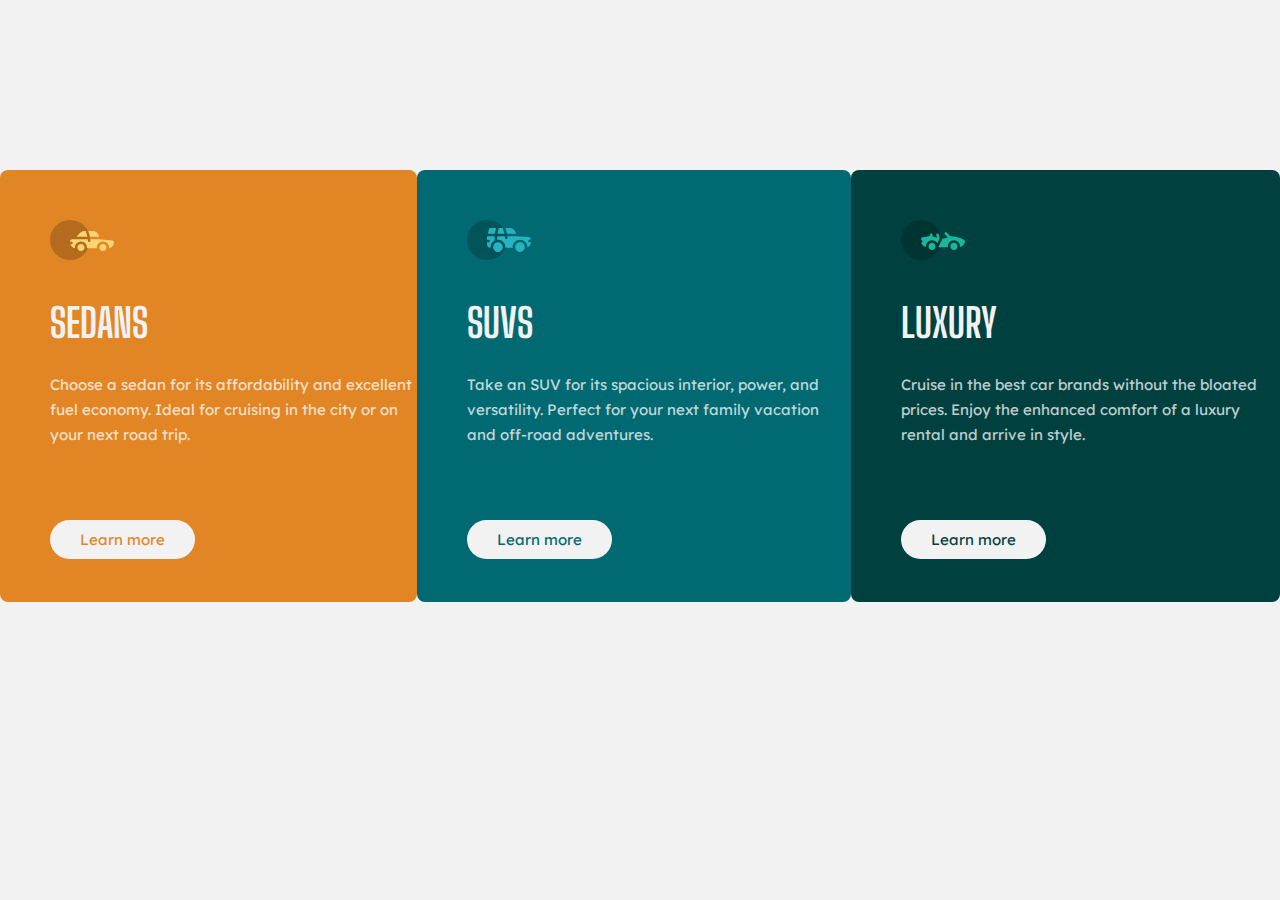
<file: 01-tres-cards/index.html>
<!DOCTYPE html>
<html lang = "pt-br">
    <head>
        <link rel = "preconnect" href = "https://fonts.googleapis.com"  />
        <link rel = "preconnect" href = "https://fonts.gstatic.com" crossorigin />

        <meta charset = "UTF-8" />
        <meta name = "viewport" content = "width = device-width, initial-scale = 1.0" />

        <title>Três cards</title>
        
        <link href = "https://fonts.googleapis.com/css2?family=Big+Shoulders+Display:wght@700&family=Lexend+Deca&display=swap" rel = "stylesheet" />
        <link rel = "stylesheet" href = "style.css" />
    </head>

    <body>
        <div class = "container">
            <div class = "card sedans">
                <img src = "assets/icon-sedans.svg" alt = "Sedans" />

                <h2>Sedans</h2>

                <p>
                    Choose a sedan for its affordability and excellent fuel economy. Ideal for cruising in the city or on your next road trip.
                </p>
                
                <a href="#">Learn more</a>
            </div>

            <div class = "card suvs">
                <img src = "assets/icon-suvs.svg" alt = "SUVs" />

                <h2>SUVs</h2>

                <p>
                    Take an SUV for its spacious interior, power, and versatility. Perfect for your next family vacation and off-road adventures.
                </p>

                <a href="#">Learn more</a>
            </div>

            <div class = "card luxury">
                <img src = "assets/icon-luxury.svg" alt = "Luxury" />
                
                <h2>Luxury</h2>

                <p>
                    Cruise in the best car brands without the bloated prices. Enjoy the enhanced comfort of a luxury rental and arrive in style.
                </p>

                <a href="#">Learn more</a>
            </div>
        </div>
    </body>
</html>
</file>
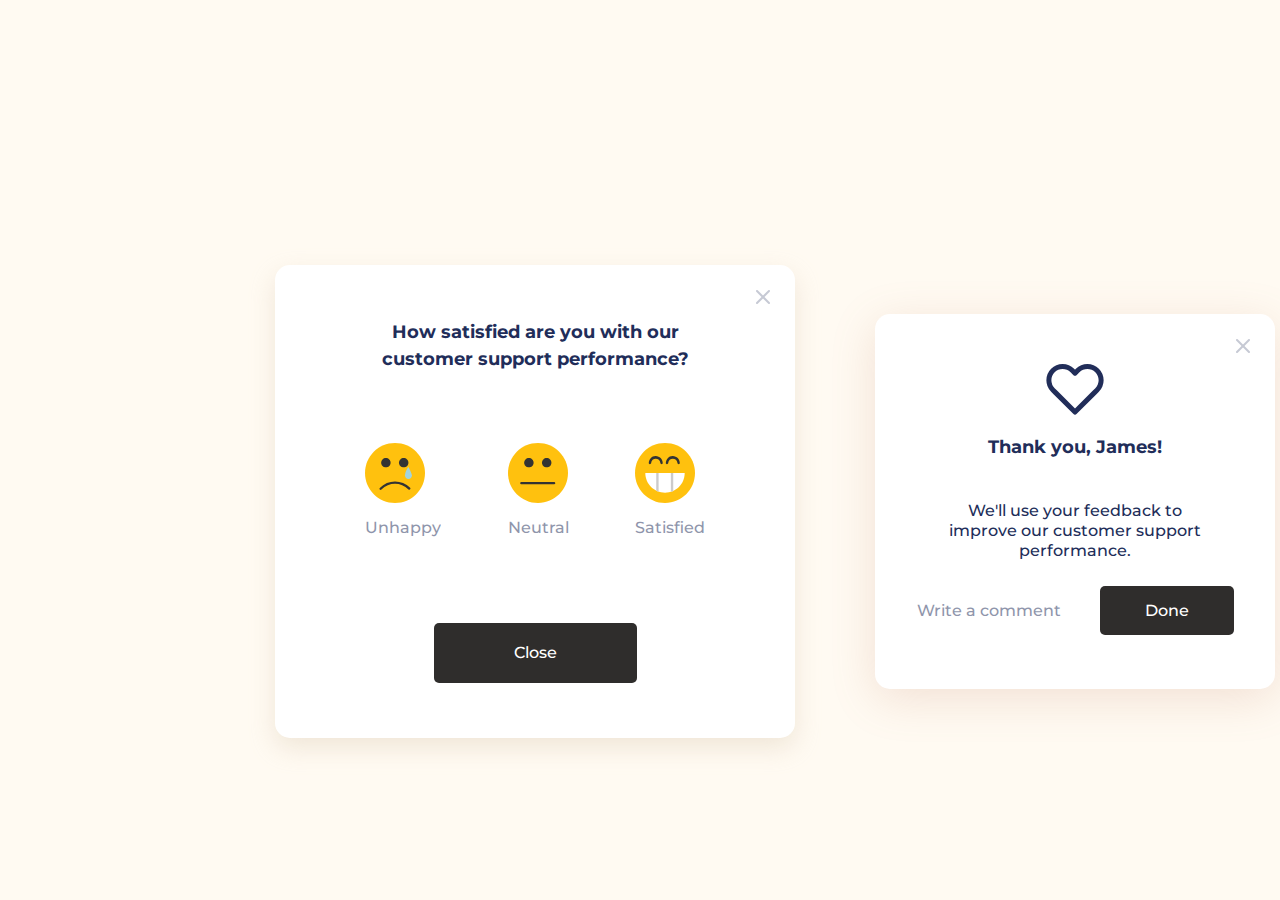
<file: 02-feedback/index.html>
<!DOCTYPE html>
<html lang = "pt-br">
    <head>
        <link rel = "preconnect" href = "https://fonts.googleapis.com" />
        <link rel = "preconnect" href = "https://fonts.gstatic.com" crossorigin />


        <meta charset = "UTF-8" />
        <meta name = "viewport" content = "width = device-width, initial-scale = 1.0" />
        
        <title>Feedback</title>

        <link href = "https://fonts.googleapis.com/css2?family=Montserrat:wght@500;700&display=swap" rel = "stylesheet" />
        <link rel = "stylesheet" href = "style.css" />
    </head>

    <body>
        <div class = "container">
            <div class = "card-01">
                <img class = "img-close" src = "assets/botao-fechar.svg" alt = "Botao de fechar" />

                <p>
                    How satisfied are you with our customer support performance?
                </p>

                <div class = "emojis">
                    <div class="emoji">
                        <img src = "assets/emoji-triste.svg" alt = "emoji triste" />

                        <span>Unhappy</span>
                    </div>

                    <div class="emoji">
                        <img src = "assets/emoji-neutro.svg" alt = "emoji neutro" />

                        <span>Neutral</span>
                    </div>

                    <div class="emoji">
                        <img src = "assets/emoji-feliz.svg" alt = "emoji feliz" />

                        <span>Satisfied</span>
                    </div>
                </div>

                <a href = "#">Close</a>
            </div>

            <div class = "card-02">
                <img class = "img-close" src = "assets/botao-fechar.svg" alt = "Botao de fechar" />

                <img class = "coracao" src = "assets/coracao.svg" alt = "" />

                <h2>Thank you, James!</h2>

                <p>
                    We'll use your feedback to improve our customer support performance.
                </p>

                <div class = "comment">
                    <span>Write a comment</span>

                    <a href = "#">Done</a>
                </div>
            </div>
        </div>
    </body>
</html>
</file>
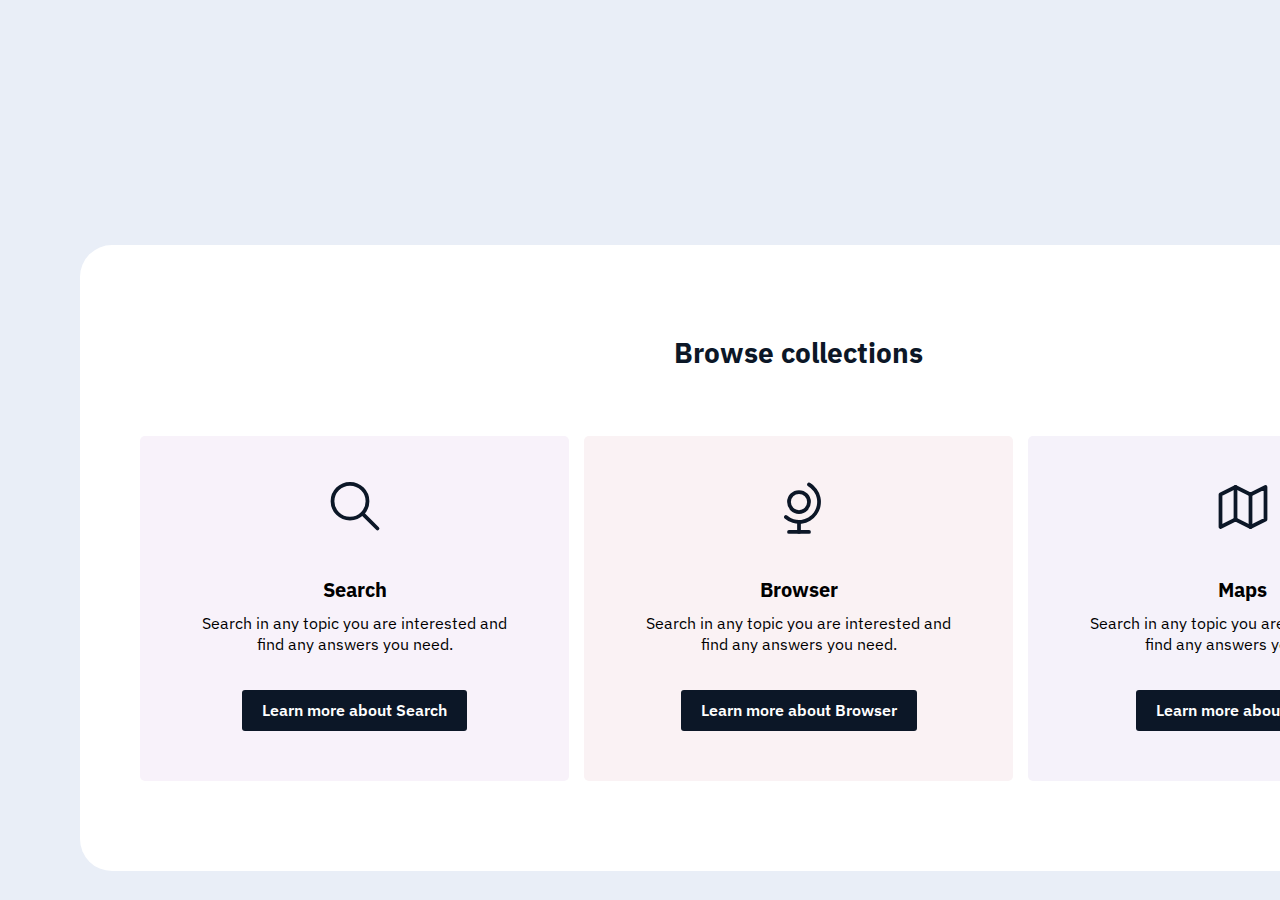
<file: 03-lista-de-colecoes/index.html>
<!DOCTYPE html>
<html lang = "pt-br">
    <head>
        <link rel = "preconnect" href = "https://fonts.googleapis.com" />
        <link rel = "preconnect" href = "https://fonts.gstatic.com" crossorigin />
        
        <meta charset = "UTF-8" />
        <meta name = "viewport" content = "width = device-width, initial-scale = 1.0" />

        <title>Lista de coleções</title>

        <link href = "https://fonts.googleapis.com/css2?family=IBM+Plex+Sans:wght@400;600;700&display=swap" rel = "stylesheet" />
        <link rel = "stylesheet" href = "style.css" />
    </head>

    <body>
        <div class = "container">
            <h1>Browse collections</h1>
            
            <div class = "collections">
                <div class = "card search">
                    <img src = "assets/icone-lupa.svg" alt = "icone da lupa" />

                    <h2>Search</h2>

                    <p>
                        Search in any topic you are interested and find any answers you need.
                    </p>

                    <a href = "#">Learn more about Search</a>
                </div>

                <div class = "card browser">
                    <img src = "assets/icone-globo.svg" alt = "icone do globo" />

                    <h2>Browser</h2>

                    <p>
                        Search in any topic you are interested and find any answers you need.
                    </p>

                    <a href = "#">Learn more about Browser</a>
                </div>

                <div class = "card maps">
                    <img src = "assets/icone-mapa.svg" alt = "icone de mapa" />

                    <h2>Maps</h2>

                    <p>
                        Search in any topic you are interested and find any answers you need.
                    </p>

                    <a href = "#">Learn more about Maps</a>
                </div>
            </div>
        </div>
    </body>
</html>
</file>
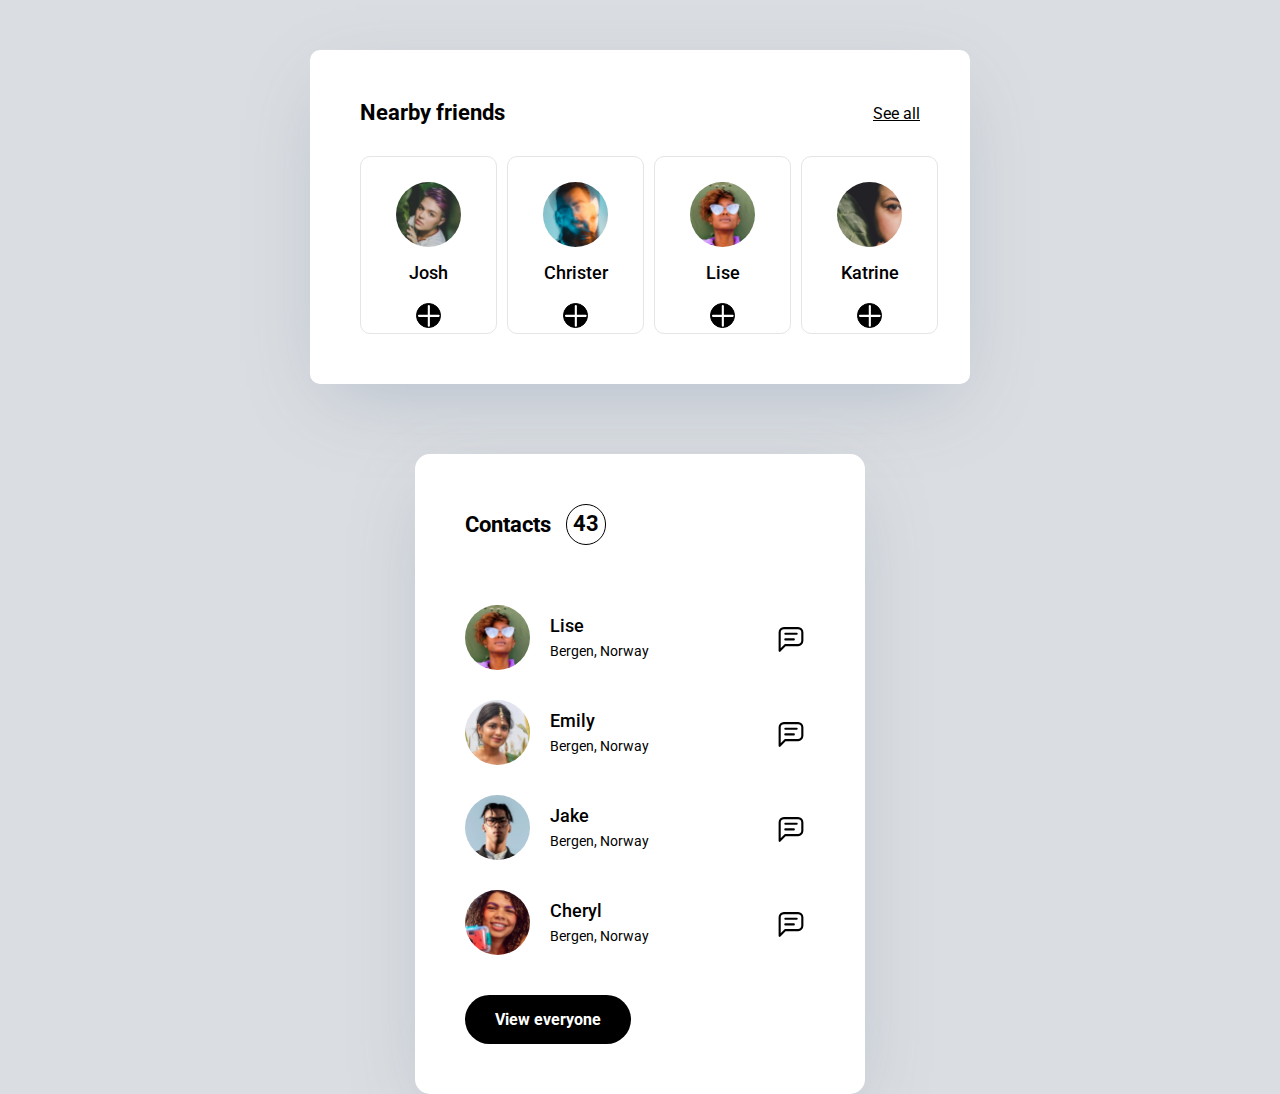
<file: 04-lista-de-pessoas/index.html>
<!DOCTYPE html>
<html lang = "pt-br">
    <head>
        <link rel = "preconnect" href = "https://fonts.googleapis.com" />
        <link rel = "preconnect" href = "https://fonts.gstatic.com" crossorigin />

        <meta charset = "UTF-8" />        
        <meta name = "viewport" content = "width = device-width, initial-scale = 1.0" />

        <title>Lista de pessoas</title>

        <link href = "https://fonts.googleapis.com/css2?family=Roboto:wght@400;500;700&display=swap" rel = "stylesheet" />
        <link rel = "stylesheet" href = "style.css" />
    </head>

    <body>
        <div class = "nearby-friends">
            <div class = "cabecalho-friends">
                <h2>Nearby friends</h2>

                <a href = "#">See all</a>
            </div>

            <div class = "friends">
                <div class = "friend">
                    <img class = "perfil" src = "assets/josh.png" alt = "Image do perfil de Josh" />

                    <h3>Josh</h3>

                    <img class = "add" src = "assets/icone-soma.svg" alt = "adicionar" />
                </div>

                <div class = "friend">
                    <img class = "perfil" src = "assets/christer.png" alt = "Imagem do perfil de Christer" />

                    <h3>Christer</h3>

                    <img class = "add" src = "assets/icone-soma.svg" alt = "adicionar" />
                </div>

                <div class = "friend">
                    <img class = "perfil" src = "assets/lise.png" alt = "Imagem do perfil de Lise" />

                    <h3>Lise</h3>

                    <img class = "add" src = "assets/icone-soma.svg" alt = "adicionar" />
                </div>

                <div class = "friend">
                    <img class = "perfil" src = "assets/katrine.png" alt = "Imagem do perfil de Katrine" />

                    <h3>Katrine</h3>

                    <img class = "add" src = "assets/icone-soma.svg" alt = "adicionar" />
                </div>
            </div>
        </div>

        <div class = "contacts">
            <div class = "cabecalho-contacts">
                <h2>Contacts</h2>

                <span>43</span>
            </div>

            <div class = "contacts-list">
                <div class = "contact">
                    <img class = "perfil" src = "assets/lise.png" alt = "Image do perfil de Lise" />

                    <div class="contact-info">
                        <h4>Lise</h4>

                        <span>Bergen, Norway</span>
                    </div>

                    <img class = "message" src = "assets/icone-chat.svg" alt = "message" />
                </div> 
                
                <div class = "contact">
                    <img class = "perfil" src = "assets/emily.png" alt = "Image do perfil de Emily" />

                    <div class="contact-info">
                        <h4>Emily</h4>

                        <span>Bergen, Norway</span>
                    </div>

                    <img class = "message" src = "assets/icone-chat.svg" alt = "message" />
                </div> 

                <div class = "contact">
                    <img class = "perfil" src = "assets/jake.png" alt = "Image do perfil de Jake" />

                    <div class="contact-info">
                        <h4>Jake</h4>

                        <span>Bergen, Norway</span>
                    </div>

                    <img class = "message" src = "assets/icone-chat.svg" alt = "message" />
                </div> 

                <div class = "contact">
                    <img class = "perfil" src = "assets/cheryl.png" alt = "Image do perfil de Cheryl" />

                    <div class="contact-info">
                        <h4>Cheryl</h4>

                        <span>Bergen, Norway</span>
                    </div>

                    <img class = "message" src = "assets/icone-chat.svg" alt = "message" />
                </div> 
            </div>

            <a href = "#">View everyone</a>
        </div>
    </body>
</html>
</file>
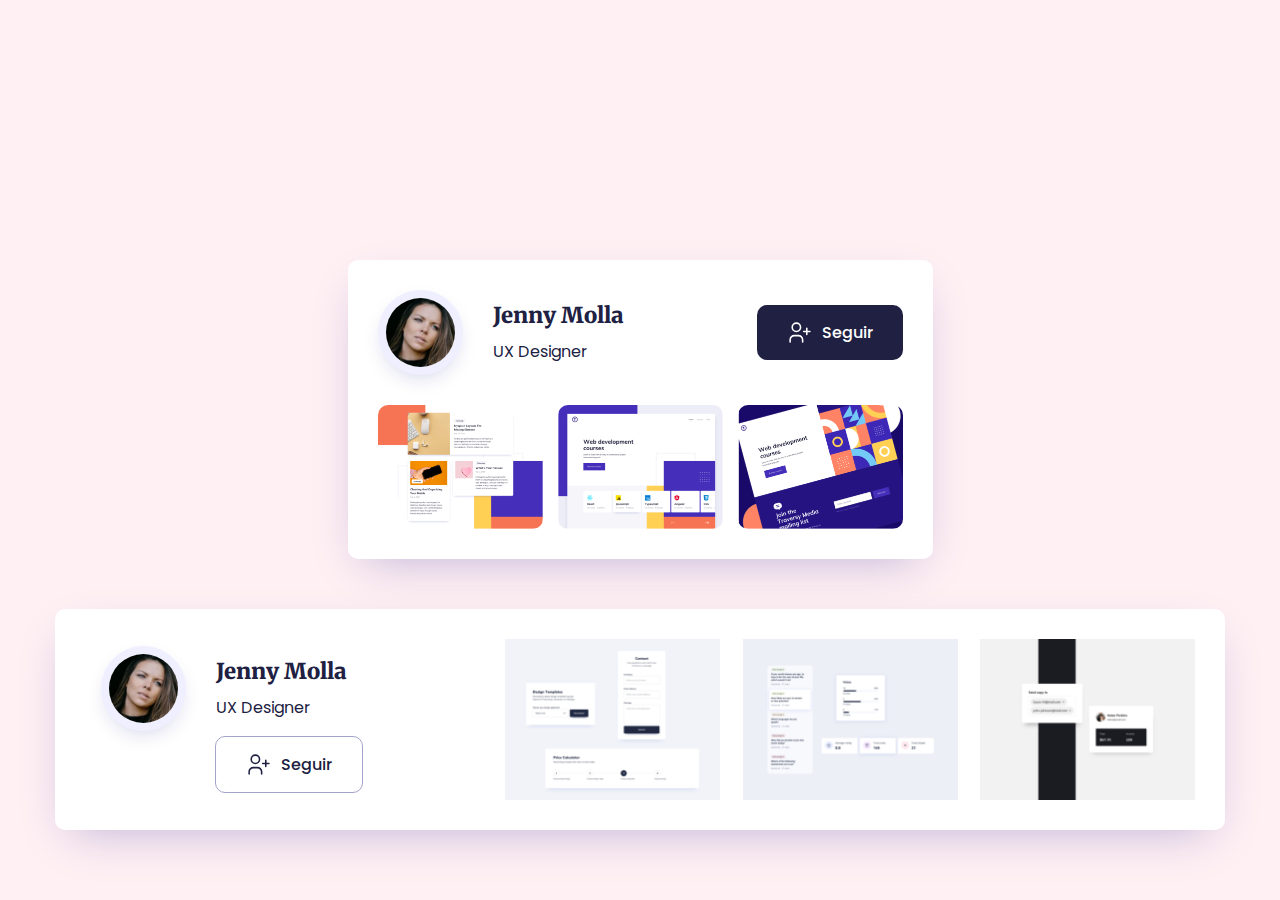
<file: 05-card-usuario/index.html>
<!DOCTYPE html>
<html lang = "pt-br">
    <head>
        <link rel = "preconnect" href = "https://fonts.googleapis.com" />
        <link rel = "preconnect" href = "https://fonts.gstatic.com" crossorigin />

        <meta charset = "UTF-8" />        
        <meta name = "viewport" content = "width = device-width, initial-scale = 1.0" />

        <title>Card usuário</title>

        <link href = "https://fonts.googleapis.com/css2?family=Merriweather:wght@900&family=Poppins:wght@400;500&display=swap" rel = "stylesheet" />
        <link rel = "stylesheet" href = "style.css" />
    </head>
    
    <body>
        <div class = "container">
            <div class = "aba follow">
                <div class = "primeira-linha">
                    <div class = "perfil">
                        <img src = "assets/jenny.png" alt = "Imagem do perfil de Jenny" />

                        <div class = "infos">
                            <h1>Jenny Molla</h1>

                            <span>UX Designer</span>
                        </div>
                    </div>

                    <div class = "btn btn-follow">
                        <img src = "assets/icone-usuario.svg" alt = "" />

                        <a href = "#">Seguir</a>
                    </div>                    
                </div>

                <div class = "segunda-linha">
                    <img src = "assets/design1.png" alt = "" />

                    <img src = "assets/design2.png" alt = "" />

                    <img src = "assets/design3.png" alt = "" />
                </div>
            </div>

            <div class = "aba followed">
                <div class = "primeira-coluna">
                    <div class = "perfil">
                        <img src = "assets/jenny.png" alt = "Imagem do perfil de Jenny" />

                        <div class = "infos">
                            <h1>Jenny Molla</h1>

                            <span>UX Designer</span>
                        </div>
                    </div>

                    <div class = "btn btn-followed">
                        <img src = "assets/icone-usuario-dark.svg" alt = "" />

                        <a href = "#">Seguir</a>
                    </div>
                </div>

                <div class = "segunda-coluna">
                    <img src = "assets/design4.png" alt = "" />

                    <img src = "assets/design5.png" alt = "" />
                    
                    <img src = "assets/design6.png" alt = "" />
                </div>
            </div>
        </div>
    </body>
</html>
</file>
<file: 01-tres-cards/style.css>
* {
    margin: 0;
    padding: 0;
    text-decoration: none;
    box-sizing: border-box;
}

body {
    background-color: #F2F2F2;
}

.container {
    margin: 170px auto 0;
    display: flex;
    font-family: 'Lexend Deca', sans-serif;
}

.card {
    padding: 50px 0 50px 50px;
    border-radius: 8px;
}

.sedans {
    background: #E28625;
}

.suvs {
    background: #006971;
}

.luxury {
    background: #004140;
}

.card img {
    margin-bottom: 35px;
}

.card h2 {
    margin-bottom: 25px;
    font-family: 'Big Shoulders Display', cursive;
    font-size: 40px;
    line-height: 48px;
    text-transform: uppercase;
    color: #F2F2F2;
}

.card p {
    margin-bottom: 80px;
    font-size: 15px;
    line-height: 25px;
    color: #FFF;
    opacity: 0.75;
}

.card a {
    padding: 10px 30px;
    background-color: #F2F2F2;
    border-radius: 25px;
    font-family: 'Lexend Deca', sans-serif;
    font-size: 15px;
    line-height: 25px;
    transition: all 0.2s;
}

.card a:hover{
    color: #F2F2F2;
}

.sedans a {
    color: #E28625;
}

.sedans a:hover {
    background-color: #e07400;
}

.suvs a {
    color: #006971;
}

.suvs a:hover {
    background-color: #004c52;
}

.luxury a {
    color: #004140;
}

.luxury a:hover {
    background-color: #002b2a;
}
</file>
<file: 02-feedback/style.css>
* {
    margin: 0;
    padding: 0;
    text-decoration: none;
    box-sizing: border-box;
}

body {
    padding: 265px 0 0 255px;
    background-color: #FFFAF2;
}

.container {
    width: 1040px;
    display: flex;
    justify-content: space-evenly;
    align-items: center;
    font-family: 'Montserrat', sans-serif;
}

.img-close {    
    align-self: flex-end;
    opacity: 0.5;
    cursor: pointer;
}

.card-01 {
    width: 520px;
    display: flex;
    flex-direction: column;
    justify-content: center;
    align-items: center;
    background-color: #FFFFFF;
    box-shadow: 0px 10px 25px rgba(220, 205, 181, 0.42);
    border-radius: 15px;
}

.card-01 .img-close {
    margin: 20px 20px 10px 50px;
}

.card-01 p {
    margin-bottom: 70px;
    width: 325px;
    font-weight: bold;
    font-size: 18px;
    line-height: 27px;
    text-align: center;
    color: #212D59;
}

.emojis {
    margin-bottom: 85px;
    width: 340px;
    display: flex;
    justify-content: space-between;
}

.emoji {    
    display: flex;
    flex-direction: column;
    cursor: pointer;
}

.emoji img {
    width: 60px;
    margin-bottom: 15px;
}

.emoji span {
    font-weight: 500;
    font-size: 16px;
    line-height: 20px;
    text-align: center;
    color: #212D59;
    opacity: 0.5;
}

.card-01 a {
    margin-bottom: 55px;
    padding: 20px 80px;
    background-color: #2F2D2C;
    border-radius: 5px;
    font-weight: 500;
    font-size: 16px;
    line-height: 20px;
    color: #FFFFFF;
}

.card-02 {
    margin-left: 60px;
    width: 400px;
    height: 375px;
    display: flex;
    flex-direction: column;
    align-items: center;
    background: #FFFFFF;
    box-shadow: 0px 10px 45px rgba(191, 124, 95, 0.2);
    border-radius: 15px;
}

.card-02 .img-close {
    margin: 20px 20px 1px 130px;
}

.coracao {
    margin-bottom: 15px;
    width: 60px;
}

.card-02 h2 {
    margin-bottom: 40px;
    font-size: 18px;
    line-height: 27px;
    color: #212D59;
}

.card-02 p {
    margin-bottom: 40px;
    width: 275px;
    font-weight: 500;
    font-size: 16px;
    line-height: 20px;
    text-align: center;
    color: #212D59;
}

.comment span {
    margin-right: 35px;
    font-weight: 500;
    font-size: 16px;
    line-height: 20px;
    color: #212D59;
    opacity: 0.5;
}

.comment a {
    margin-bottom: 35px;
    padding: 15px 45px;
    background-color: #2F2D2C;
    border-radius: 5px;
    font-weight: 500;
    font-size: 16px;
    line-height: 20px;
    color: #FFFFFF;
}

a {
    transition: all 0.2s;
}

a:hover {
    background-color: #555;
}
</file>
<file: 03-lista-de-colecoes/style.css>
* {
    margin: 0;
    padding: 0;
    text-decoration: none;
    box-sizing: border-box;
}

body {
    padding: 245px 80px 0;
    background: #E9EEF7;
}

.container {
    width: 1437px;
    display: flex;
    flex-direction: column;
    background: #FFFFFF;
    border-radius: 32px;
    font-family: 'IBM Plex Sans', sans-serif;
}

.container h1 {
    margin: 90px 0 65px;
    font-size: 28px;
    line-height: 36px;
    text-align: center;
    color: #0C1727;
}

.collections {
    width: 1317px;
    margin: 0 60px 90px;
    display: flex;
    column-gap: 15px;
}

.card {
    padding: 0 50px;
    display: flex;
    flex-direction: column;
    justify-content: center;
    align-items: center;
}

.search {
    background-color: #F8F2FA;
    border-radius: 5px;
}

.browser {
    background-color: #FAF2F4;
    border-radius: 5px;
}

.maps {
    background: #F5F2FA;
    border-radius: 5px;
}

.card img {
    width: 60px;
    margin: 40px 0;    
}

.card h2 {
    margin-bottom: 10px;
    font-size: 20px;
    line-height: 26px;
    /* text-align: center; */
    color: #000000;
}

.card p {
    margin-bottom: 35px;
    font-size: 16px;
    line-height: 21px;
    text-align: center;
    color: #000000;
}

.card a {
    margin-bottom: 50px;
    padding: 10px 20px;
    background: #0C1727;
    border-radius: 3px;
    font-weight: 600;
    font-size: 16px;
    line-height: 21px;
    /* text-align: center; */
    color: #FFFFFF;
}
</file>
<file: 04-lista-de-pessoas/style.css>
* {
    margin: 0;
    padding: 0;
    text-decoration: none;
    box-sizing: border-box;
}

body {
    background-color: #DADDE1;
    font-family: 'Roboto', sans-serif;
}

h2 {
    font-size: 22px;
    line-height: 26px;
    color: #000000;
}

.perfil {
    width: 65px;
    border-radius: 50%;
}

.nearby-friends { 
    width: 660px;
    margin: 50px auto 0;
    padding: 50px;
    background-color: #FFFFFF;
    box-shadow: 0px 24px 74px -20px rgba(130, 148, 173, 0.44);
    border-radius: 10px;
}

.cabecalho-friends {
    margin-bottom: 30px;
    display: flex;
    justify-content: space-between;
    align-items: center;
}

.cabecalho-friends a {
    font-weight: normal;
    font-size: 16px;
    line-height: 19px;
    text-decoration-line: underline;
    color: #000000;
}

.friends {
    display: flex;
}

.friend {
    margin-right: 10px;
    padding: 25px 0 5px;
    display: flex;
    flex-direction: column;
    justify-content: center;
    align-items: center;
    border: 1px solid #E5E5E5;
    border-radius: 10px;
}

.friend .perfil {
    margin: 0 35px 15px;
}

.friend h3 {
    margin-bottom: 20px;
    font-weight: 500;
    font-size: 18px;
    line-height: 21px;
    color: #000;
}

.add {
    background-color: #000;
    border: 1px solid #000;
    border-radius: 50%;
    cursor: pointer;
}

.contacts {
    width: 450px;
    margin: 70px auto 0;
    margin-top: 70px;
    padding: 50px;
    background: #FFF;
    box-shadow: 0px 24px 74px -20px rgba(130, 148, 173, 0.44);
    border-radius: 15px;
}

.cabecalho-contacts {    
    margin-bottom: 60px;
    display: flex;
    align-items: center;
}

.cabecalho-contacts span {
    margin-left: 15px;
    padding: 6px 6px 7px;
    border: 1px solid #000;
    border-radius: 25px;
    font-weight: bold;
    font-size: 22px;
    line-height: 26px;
    color: #040405;
}

.contact {
    margin-bottom: 30px;
    display: flex;
    align-items: center;
}

.contact .perfil {
    margin-right: 20px;
}

.contact-info h4 {
    margin-bottom: 5px;
    font-weight: 500;
    font-size: 18px;
    line-height: 21px;
}

.contact-info span {
    font-size: 14px;
    line-height: 16px;
}

.contact .message {
    margin-left: 125px;
    cursor: pointer;
}
.contacts a {
    margin-top: 10px;
    display: inline-block;
    padding: 15px 30px;
    font-weight: bold;
    font-size: 16px;
    line-height: 19px;
    color: #FFF;
    background-color: #000;
    border-radius: 60px;
    transition: all 0.2s;
}

.contacts a:hover {
    background-color: #333;
}
</file>
<file: 05-card-usuario/style.css>
* {
    margin: 0;
    padding: 0;
    text-decoration: none;
    box-sizing: border-box;
}

body {
    background-color: rgba(255, 106, 149, 0.1);
}

.container {
    display: flex;
    flex-direction: column;
    font-family: 'Poppins', sans-serif;
}

.aba {
    padding: 30px;
    background-color: #FFF;
    box-shadow: 0px 16px 45px -15px rgba(2, 5, 132, 0.25);
    border-radius: 10px;
}

.follow {
    width: 585px;  
    margin: 260px auto 0;  
}

.primeira-linha {
    margin-bottom: 30px;
    display: flex;
    flex-direction: row;
    justify-content: space-between;
    align-items: center;    
}

.perfil {
    display: flex;
    justify-content: center;
    align-items: center;
}

.perfil img {
    margin-right: 30px;
    width: 85px;
    border-radius: 50%;    
    background-color: #FFF;
    border: 8px solid #EFEFFF;
    box-shadow: 0px 8px 22.5px -7.5px rgba(2, 5, 132, 0.2);
}

.perfil h1 {
    margin-bottom: 10px;
    font-family: 'Merriweather', serif;
    font-weight: 900;
    font-size: 22px;
    line-height: 28px;
    color: #202142;
}

.perfil span {
    font-size: 16px;
    line-height: 24px;
    color: #202142;
}

.btn {
    display: flex;
    flex-direction: row;
    justify-content: center;
    align-items: center;
    padding: 15px 30px;
    border-radius: 10px;
    cursor: pointer;
}

.btn img {
    width: 25px;
    margin-right: 10px;
}

.btn-follow {
    background-color: #202142;
    transition: all 0.2s;
}

.btn-follow:hover {
    opacity: 0.8;
}

.btn-follow a {
    font-weight: 500;
    font-size: 16px;
    line-height: 24px;
    color: #FFF;
}

.segunda-linha {
    display: flex;
    flex-direction: row;
    justify-content: space-between;
    align-items: center;    
}

.segunda-linha img {
    width: 165px;
    border-radius: 10px;    
}

.followed {
    width: 1170px;
    margin: 50px auto 0;
    display: flex;
    flex-direction: row;
    justify-content: space-between;
    align-items: center;
}

.btn-followed {
    margin-top: 5px;
    margin-left: 130px;
    background-color: #FFF;
    border: 1px solid #A4A4CB;
    border-radius: 10px;
    transition: all 0.2s;
}

.btn-followed a {
    font-weight: 500;
    font-size: 16px;
    line-height: 24px;
    color: #202142;
}

.btn-followed:hover {
    background-color: #ccc;
}

.segunda-coluna {
    width: 690px;
    display: flex;
    flex-direction: row;
    justify-content: space-between;
    align-items: center;
}

.segunda-coluna img {
    width: 215px;
}
</file>
